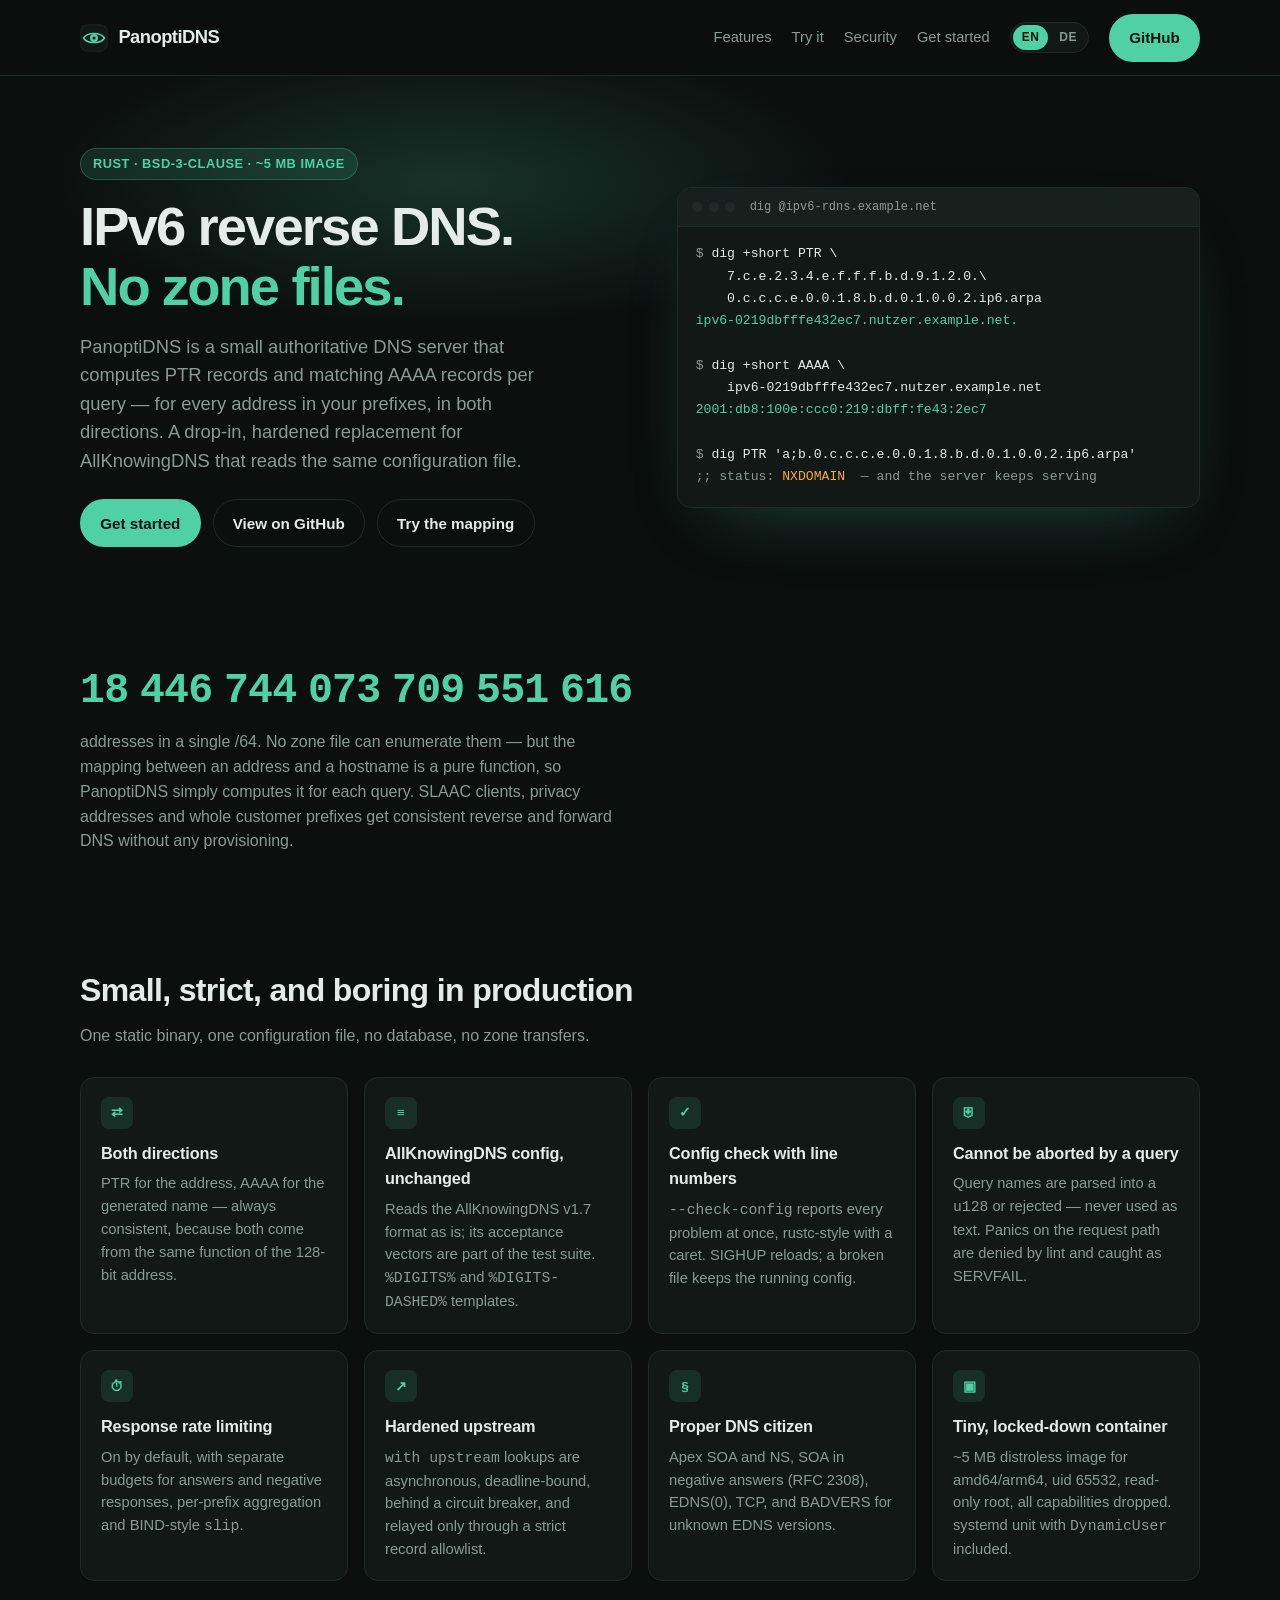
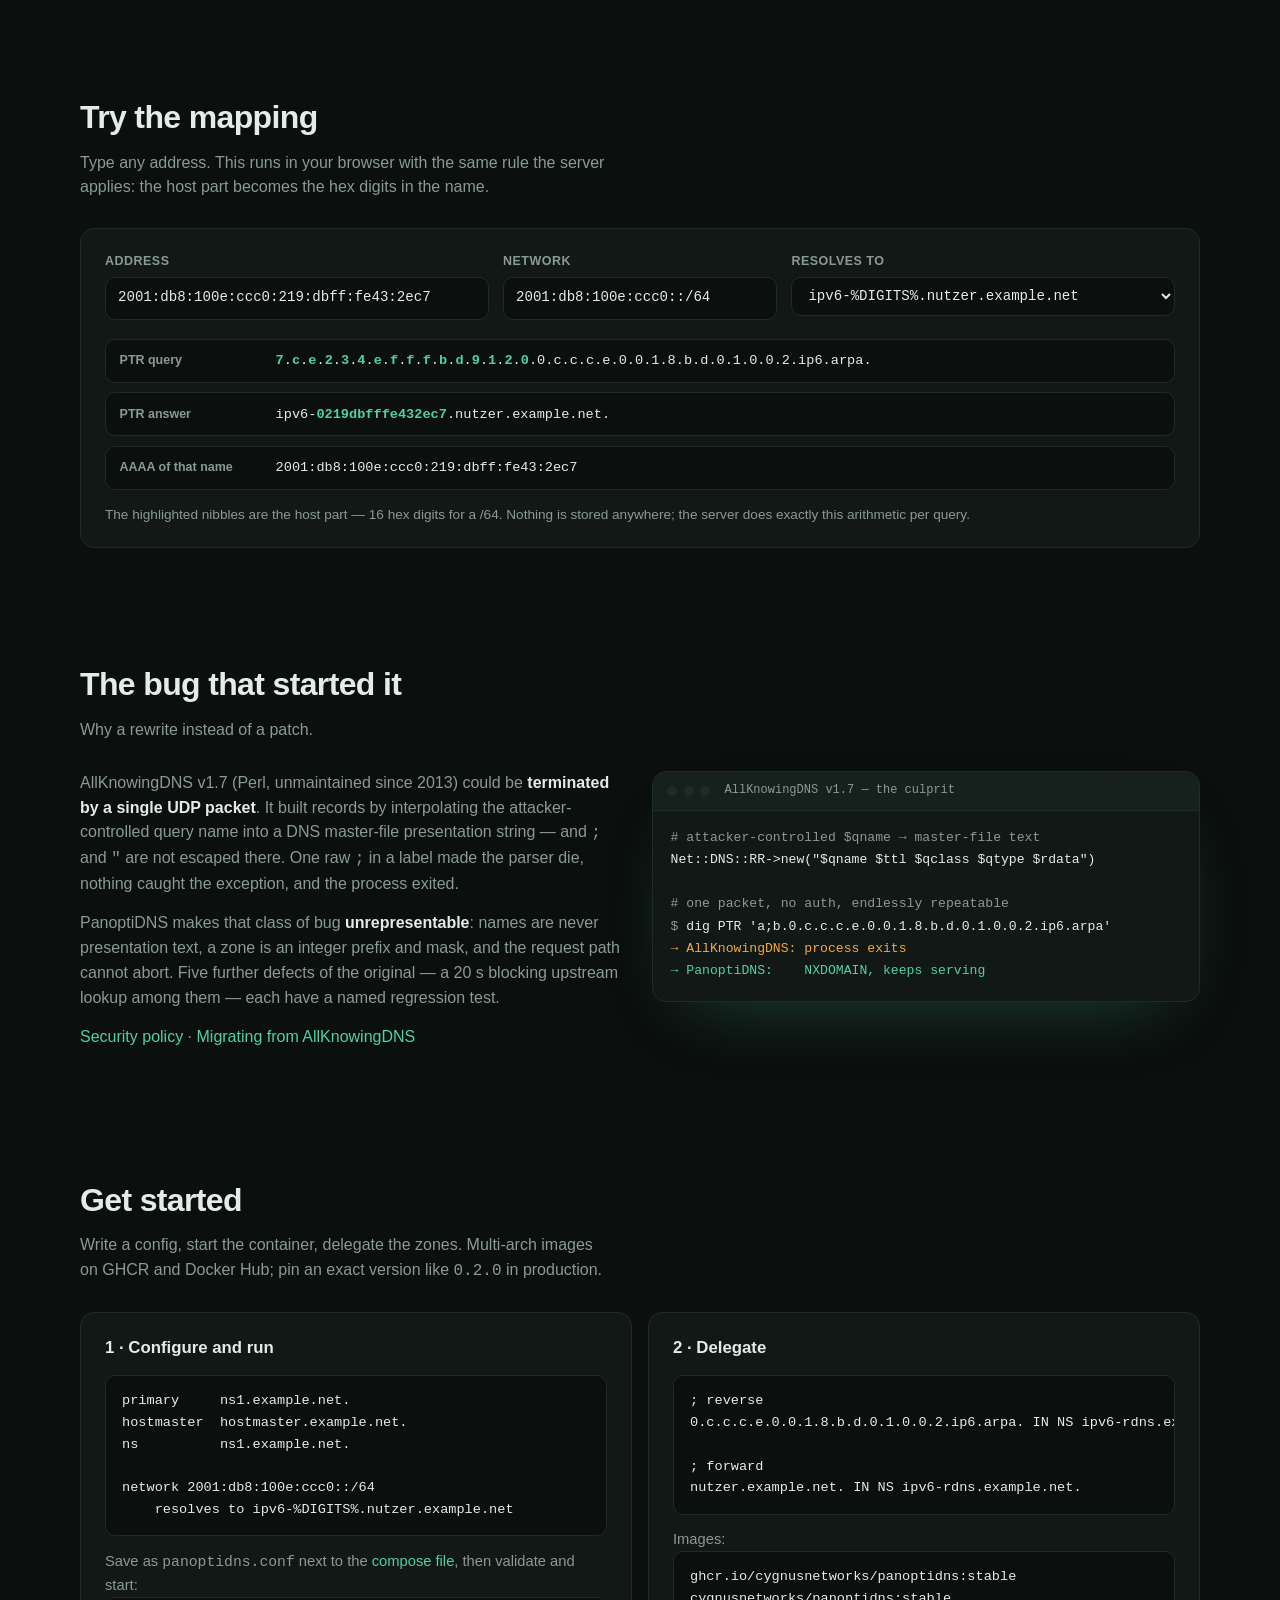
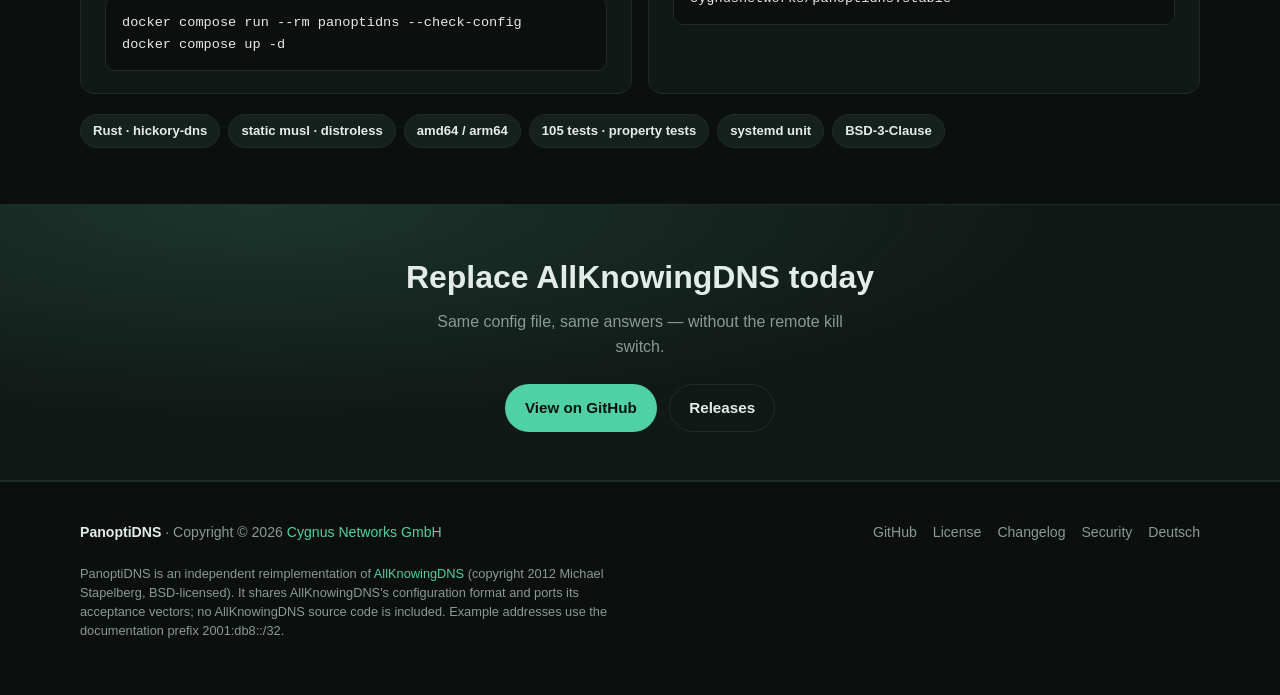
<file: site/index.html>
<!doctype html>
<html lang="en">
  <head>
    <meta charset="utf-8" />
    <meta name="viewport" content="width=device-width, initial-scale=1" />
    <meta
      name="description"
      content="PanoptiDNS — a tiny authoritative DNS server that synthesizes IPv6 reverse (PTR) and matching forward (AAAA) records on the fly. No zone file for a /64. Rust, BSD-3-Clause, drop-in for AllKnowingDNS."
    />
    <meta name="theme-color" content="#0b0f0e" />
    <link rel="canonical" href="https://cygnusnetworks.github.io/PanoptiDNS/" />
    <link rel="alternate" hreflang="en" href="https://cygnusnetworks.github.io/PanoptiDNS/" />
    <link rel="alternate" hreflang="de" href="https://cygnusnetworks.github.io/PanoptiDNS/de/" />
    <link rel="alternate" hreflang="x-default" href="https://cygnusnetworks.github.io/PanoptiDNS/" />
    <meta property="og:type" content="website" />
    <meta property="og:site_name" content="PanoptiDNS" />
    <meta property="og:title" content="PanoptiDNS — IPv6 reverse DNS without zone files" />
    <meta
      property="og:description"
      content="Synthesizes PTR and AAAA records for whole IPv6 networks per query. Hardened Rust drop-in for AllKnowingDNS, ~5 MB distroless image."
    />
    <meta property="og:url" content="https://cygnusnetworks.github.io/PanoptiDNS/" />
    <script type="application/ld+json">
      {
        "@context": "https://schema.org",
        "@type": "SoftwareApplication",
        "name": "PanoptiDNS",
        "applicationCategory": "DeveloperApplication",
        "applicationSubCategory": "Authoritative DNS server",
        "operatingSystem": "Linux (Docker, systemd)",
        "license": "https://opensource.org/licenses/BSD-3-Clause",
        "url": "https://cygnusnetworks.github.io/PanoptiDNS/",
        "downloadUrl": "https://github.com/CygnusNetworks/PanoptiDNS",
        "softwareVersion": "0.2.0",
        "offers": { "@type": "Offer", "price": "0", "priceCurrency": "EUR" },
        "author": { "@type": "Organization", "name": "Cygnus Networks GmbH", "url": "https://www.cygnusnetworks.de/" }
      }
    </script>
    <link rel="icon" type="image/svg+xml" href="./assets/favicon.svg" />
    <link rel="stylesheet" href="./styles.css" />
    <title>PanoptiDNS — IPv6 reverse DNS without zone files</title>
  </head>
  <body>
    <header class="nav">
      <div class="wrap nav-inner">
        <a class="brand" href="./">
          <img src="./assets/logo.svg" alt="" width="28" height="28" />
          PanoptiDNS
        </a>
        <ul class="nav-links">
          <li><a href="#features">Features</a></li>
          <li><a href="#try">Try it</a></li>
          <li class="nav-anchor"><a href="#security">Security</a></li>
          <li><a href="#start">Get started</a></li>
          <li class="nav-keep">
            <span class="lang" aria-label="Language">
              <span aria-current="true">EN</span><a href="./de/" hreflang="de" lang="de">DE</a>
            </span>
          </li>
          <li class="nav-keep"><a class="btn btn-primary" href="https://github.com/CygnusNetworks/PanoptiDNS">GitHub</a></li>
        </ul>
      </div>
    </header>

    <main>
      <section class="hero">
        <div class="wrap hero-grid">
          <div>
            <div class="eyebrow">Rust · BSD-3-Clause · ~5&nbsp;MB image</div>
            <h1>IPv6 reverse DNS. <em>No zone files.</em></h1>
            <p class="lede">
              PanoptiDNS is a small authoritative DNS server that computes PTR records and
              matching AAAA records per query — for every address in your prefixes, in both
              directions. A drop-in, hardened replacement for AllKnowingDNS that reads the
              same configuration file.
            </p>
            <div class="btn-row">
              <a class="btn btn-primary" href="#start">Get started</a>
              <a class="btn btn-ghost" href="https://github.com/CygnusNetworks/PanoptiDNS">View on GitHub</a>
              <a class="btn btn-ghost" href="#try">Try the mapping</a>
            </div>
          </div>
          <div class="term" role="img" aria-label="Terminal: dig queries for a PTR and the matching AAAA record, both answered by PanoptiDNS">
            <div class="term-bar" aria-hidden="true">
              <span class="term-dot"></span><span class="term-dot"></span><span class="term-dot"></span>
              <span class="term-title">dig @ipv6-rdns.example.net</span>
            </div>
<pre aria-hidden="true"><span class="c-prompt">$ </span><span class="c-cmd">dig +short PTR \
    7.c.e.2.3.4.e.f.f.f.b.d.9.1.2.0.\
    0.c.c.c.e.0.0.1.8.b.d.0.1.0.0.2.ip6.arpa</span>
<span class="c-out">ipv6-0219dbfffe432ec7.nutzer.example.net.</span>

<span class="c-prompt">$ </span><span class="c-cmd">dig +short AAAA \
    ipv6-0219dbfffe432ec7.nutzer.example.net</span>
<span class="c-out">2001:db8:100e:ccc0:219:dbff:fe43:2ec7</span>

<span class="c-prompt">$ </span><span class="c-cmd">dig PTR 'a;b.0.c.c.c.e.0.0.1.8.b.d.0.1.0.0.2.ip6.arpa'</span>
<span class="c-dim">;; status: </span><span class="c-err">NXDOMAIN</span><span class="c-dim">  — and the server keeps serving</span></pre>
          </div>
        </div>
      </section>

      <section>
        <div class="wrap">
          <p class="bignum">18&#8239;446&#8239;744&#8239;073&#8239;709&#8239;551&#8239;616</p>
          <p class="bignum-cap">
            addresses in a single /64. No zone file can enumerate them — but the mapping
            between an address and a hostname is a pure function, so PanoptiDNS simply
            computes it for each query. SLAAC clients, privacy addresses and whole customer
            prefixes get consistent reverse and forward DNS without any provisioning.
          </p>
        </div>
      </section>

      <section id="features">
        <div class="wrap">
          <div class="section-head">
            <h2>Small, strict, and boring in production</h2>
            <p>One static binary, one configuration file, no database, no zone transfers.</p>
          </div>
          <div class="feature-grid">
            <article class="feature">
              <div class="icon">⇄</div>
              <h3>Both directions</h3>
              <p>
                PTR for the address, AAAA for the generated name — always consistent,
                because both come from the same function of the 128-bit address.
              </p>
            </article>
            <article class="feature">
              <div class="icon">≡</div>
              <h3>AllKnowingDNS config, unchanged</h3>
              <p>
                Reads the AllKnowingDNS v1.7 format as is; its acceptance vectors are part of
                the test suite. <code>%DIGITS%</code> and <code>%DIGITS-DASHED%</code> templates.
              </p>
            </article>
            <article class="feature">
              <div class="icon">✓</div>
              <h3>Config check with line numbers</h3>
              <p>
                <code>--check-config</code> reports every problem at once, rustc-style with a
                caret. SIGHUP reloads; a broken file keeps the running config.
              </p>
            </article>
            <article class="feature">
              <div class="icon">⛨</div>
              <h3>Cannot be aborted by a query</h3>
              <p>
                Query names are parsed into a <code>u128</code> or rejected — never used as
                text. Panics on the request path are denied by lint and caught as SERVFAIL.
              </p>
            </article>
            <article class="feature">
              <div class="icon">⏱</div>
              <h3>Response rate limiting</h3>
              <p>
                On by default, with separate budgets for answers and negative responses,
                per-prefix aggregation and BIND-style <code>slip</code>.
              </p>
            </article>
            <article class="feature">
              <div class="icon">↗</div>
              <h3>Hardened upstream</h3>
              <p>
                <code>with upstream</code> lookups are asynchronous, deadline-bound, behind a
                circuit breaker, and relayed only through a strict record allowlist.
              </p>
            </article>
            <article class="feature">
              <div class="icon">§</div>
              <h3>Proper DNS citizen</h3>
              <p>
                Apex SOA and NS, SOA in negative answers (RFC&nbsp;2308), EDNS(0), TCP, and
                BADVERS for unknown EDNS versions.
              </p>
            </article>
            <article class="feature">
              <div class="icon">▣</div>
              <h3>Tiny, locked-down container</h3>
              <p>
                ~5&nbsp;MB distroless image for amd64/arm64, uid 65532, read-only root, all
                capabilities dropped. systemd unit with <code>DynamicUser</code> included.
              </p>
            </article>
          </div>
        </div>
      </section>

      <section id="try">
        <div class="wrap">
          <div class="section-head">
            <h2>Try the mapping</h2>
            <p>
              Type any address. This runs in your browser with the same rule the server
              applies: the host part becomes the hex digits in the name.
            </p>
          </div>
          <div
            class="mapper"
            id="mapper"
            data-msg-invalid="Not a valid IPv6 address."
            data-msg-prefix="Network must be an IPv6 prefix with a nibble-aligned length (/4 … /124)."
            data-msg-outside="NXDOMAIN — the address is outside the configured network."
            data-msg-dashed="%DIGITS-DASHED% needs a prefix length that is a multiple of 16."
          >
            <div class="mapper-form">
              <div>
                <label for="m-addr">Address</label>
                <input id="m-addr" name="addr" value="2001:db8:100e:ccc0:219:dbff:fe43:2ec7" spellcheck="false" autocomplete="off" />
              </div>
              <div>
                <label for="m-net">network</label>
                <input id="m-net" name="net" value="2001:db8:100e:ccc0::/64" spellcheck="false" autocomplete="off" />
              </div>
              <div>
                <label for="m-tpl">resolves to</label>
                <select id="m-tpl" name="tpl">
                  <option>ipv6-%DIGITS%.nutzer.example.net</option>
                  <option>host-%DIGITS-DASHED%.ipv6.example.net</option>
                  <option>%DIGITS%.dyn.example.org</option>
                </select>
              </div>
            </div>
            <div class="mapper-out" aria-live="polite">
              <div class="mapper-row"><span class="k">PTR query</span><span class="v" data-out="ptr"></span></div>
              <div class="mapper-row"><span class="k">PTR answer</span><span class="v" data-out="name"></span></div>
              <div class="mapper-row"><span class="k">AAAA of that name</span><span class="v" data-out="aaaa"></span></div>
            </div>
            <p class="mapper-note">
              The highlighted nibbles are the host part — 16 hex digits for a /64. Nothing is
              stored anywhere; the server does exactly this arithmetic per query.
            </p>
          </div>
        </div>
      </section>

      <section id="security">
        <div class="wrap">
          <div class="section-head">
            <h2>The bug that started it</h2>
            <p>Why a rewrite instead of a patch.</p>
          </div>
          <div class="story">
            <div>
              <p>
                AllKnowingDNS v1.7 (Perl, unmaintained since 2013) could be
                <strong>terminated by a single UDP packet</strong>. It built records by
                interpolating the attacker-controlled query name into a DNS master-file
                presentation string — and <code>;</code> and <code>"</code> are not escaped
                there. One raw <code>;</code> in a label made the parser die, nothing caught
                the exception, and the process exited.
              </p>
              <p>
                PanoptiDNS makes that class of bug <strong>unrepresentable</strong>: names are
                never presentation text, a zone is an integer prefix and mask, and the request
                path cannot abort. Five further defects of the original — a 20&nbsp;s blocking
                upstream lookup among them — each have a named regression test.
              </p>
              <p>
                <a href="https://github.com/CygnusNetworks/PanoptiDNS/blob/main/SECURITY.md">Security policy</a> ·
                <a href="https://github.com/CygnusNetworks/PanoptiDNS/blob/main/docs/MIGRATION-from-AllKnowingDNS.md">Migrating from AllKnowingDNS</a>
              </p>
            </div>
            <div class="term">
              <div class="term-bar" aria-hidden="true">
                <span class="term-dot"></span><span class="term-dot"></span><span class="term-dot"></span>
                <span class="term-title">AllKnowingDNS v1.7 — the culprit</span>
              </div>
<pre><span class="c-dim"># attacker-controlled $qname → master-file text</span>
Net::DNS::RR-&gt;new("$qname $ttl $qclass $qtype $rdata")

<span class="c-dim"># one packet, no auth, endlessly repeatable</span>
<span class="c-prompt">$ </span>dig PTR 'a;b.0.c.c.c.e.0.0.1.8.b.d.0.1.0.0.2.ip6.arpa'
<span class="c-err">→ AllKnowingDNS: process exits</span>
<span class="c-out">→ PanoptiDNS:    NXDOMAIN, keeps serving</span></pre>
            </div>
          </div>
        </div>
      </section>

      <section id="start">
        <div class="wrap">
          <div class="section-head">
            <h2>Get started</h2>
            <p>
              Write a config, start the container, delegate the zones. Multi-arch images on
              GHCR and Docker Hub; pin an exact version like <code>0.2.0</code> in production.
            </p>
          </div>
          <div class="split">
            <div class="quickstart">
              <h3>1 · Configure and run</h3>
              <pre><code>primary     ns1.example.net.
hostmaster  hostmaster.example.net.
ns          ns1.example.net.

network 2001:db8:100e:ccc0::/64
    resolves to ipv6-%DIGITS%.nutzer.example.net</code></pre>
              <p>Save as <code>panoptidns.conf</code> next to the <a href="https://github.com/CygnusNetworks/PanoptiDNS/blob/main/docker-compose.yml">compose file</a>, then validate and start:</p>
              <pre><code>docker compose run --rm panoptidns --check-config
docker compose up -d</code></pre>
            </div>
            <div class="quickstart">
              <h3>2 · Delegate</h3>
              <pre><code>; reverse
0.c.c.c.e.0.0.1.8.b.d.0.1.0.0.2.ip6.arpa. IN NS ipv6-rdns.example.net.

; forward
nutzer.example.net. IN NS ipv6-rdns.example.net.</code></pre>
              <p>Images:</p>
              <pre><code>ghcr.io/cygnusnetworks/panoptidns:stable
cygnusnetworks/panoptidns:stable</code></pre>
            </div>
          </div>
          <div class="chips" aria-label="Tech stack">
            <span class="chip">Rust · hickory-dns</span>
            <span class="chip">static musl · distroless</span>
            <span class="chip">amd64 / arm64</span>
            <span class="chip">105 tests · property tests</span>
            <span class="chip">systemd unit</span>
            <span class="chip">BSD-3-Clause</span>
          </div>
        </div>
      </section>

      <section class="cta">
        <div class="wrap">
          <h2>Replace AllKnowingDNS today</h2>
          <p>Same config file, same answers — without the remote kill switch.</p>
          <div class="btn-row">
            <a class="btn btn-primary" href="https://github.com/CygnusNetworks/PanoptiDNS">View on GitHub</a>
            <a class="btn btn-ghost" href="https://github.com/CygnusNetworks/PanoptiDNS/releases">Releases</a>
          </div>
        </div>
      </section>
    </main>

    <footer>
      <div class="wrap">
        <div class="footer-grid">
          <div>
            <strong>PanoptiDNS</strong> · Copyright © 2026
            <a href="https://www.cygnusnetworks.de/">Cygnus Networks GmbH</a>
          </div>
          <div class="footer-links">
            <a href="https://github.com/CygnusNetworks/PanoptiDNS">GitHub</a>
            <a href="https://github.com/CygnusNetworks/PanoptiDNS/blob/main/LICENSE">License</a>
            <a href="https://github.com/CygnusNetworks/PanoptiDNS/blob/main/CHANGELOG.md">Changelog</a>
            <a href="https://github.com/CygnusNetworks/PanoptiDNS/blob/main/SECURITY.md">Security</a>
            <a href="./de/" hreflang="de" lang="de">Deutsch</a>
          </div>
        </div>
        <p class="legal">
          PanoptiDNS is an independent reimplementation of
          <a href="https://metacpan.org/dist/AllKnowingDNS">AllKnowingDNS</a> (copyright 2012
          Michael Stapelberg, BSD-licensed). It shares AllKnowingDNS's configuration format
          and ports its acceptance vectors; no AllKnowingDNS source code is included.
          Example addresses use the documentation prefix 2001:db8::/32.
        </p>
      </div>
    </footer>
    <script src="./mapper.js"></script>
  </body>
</html>
</file>
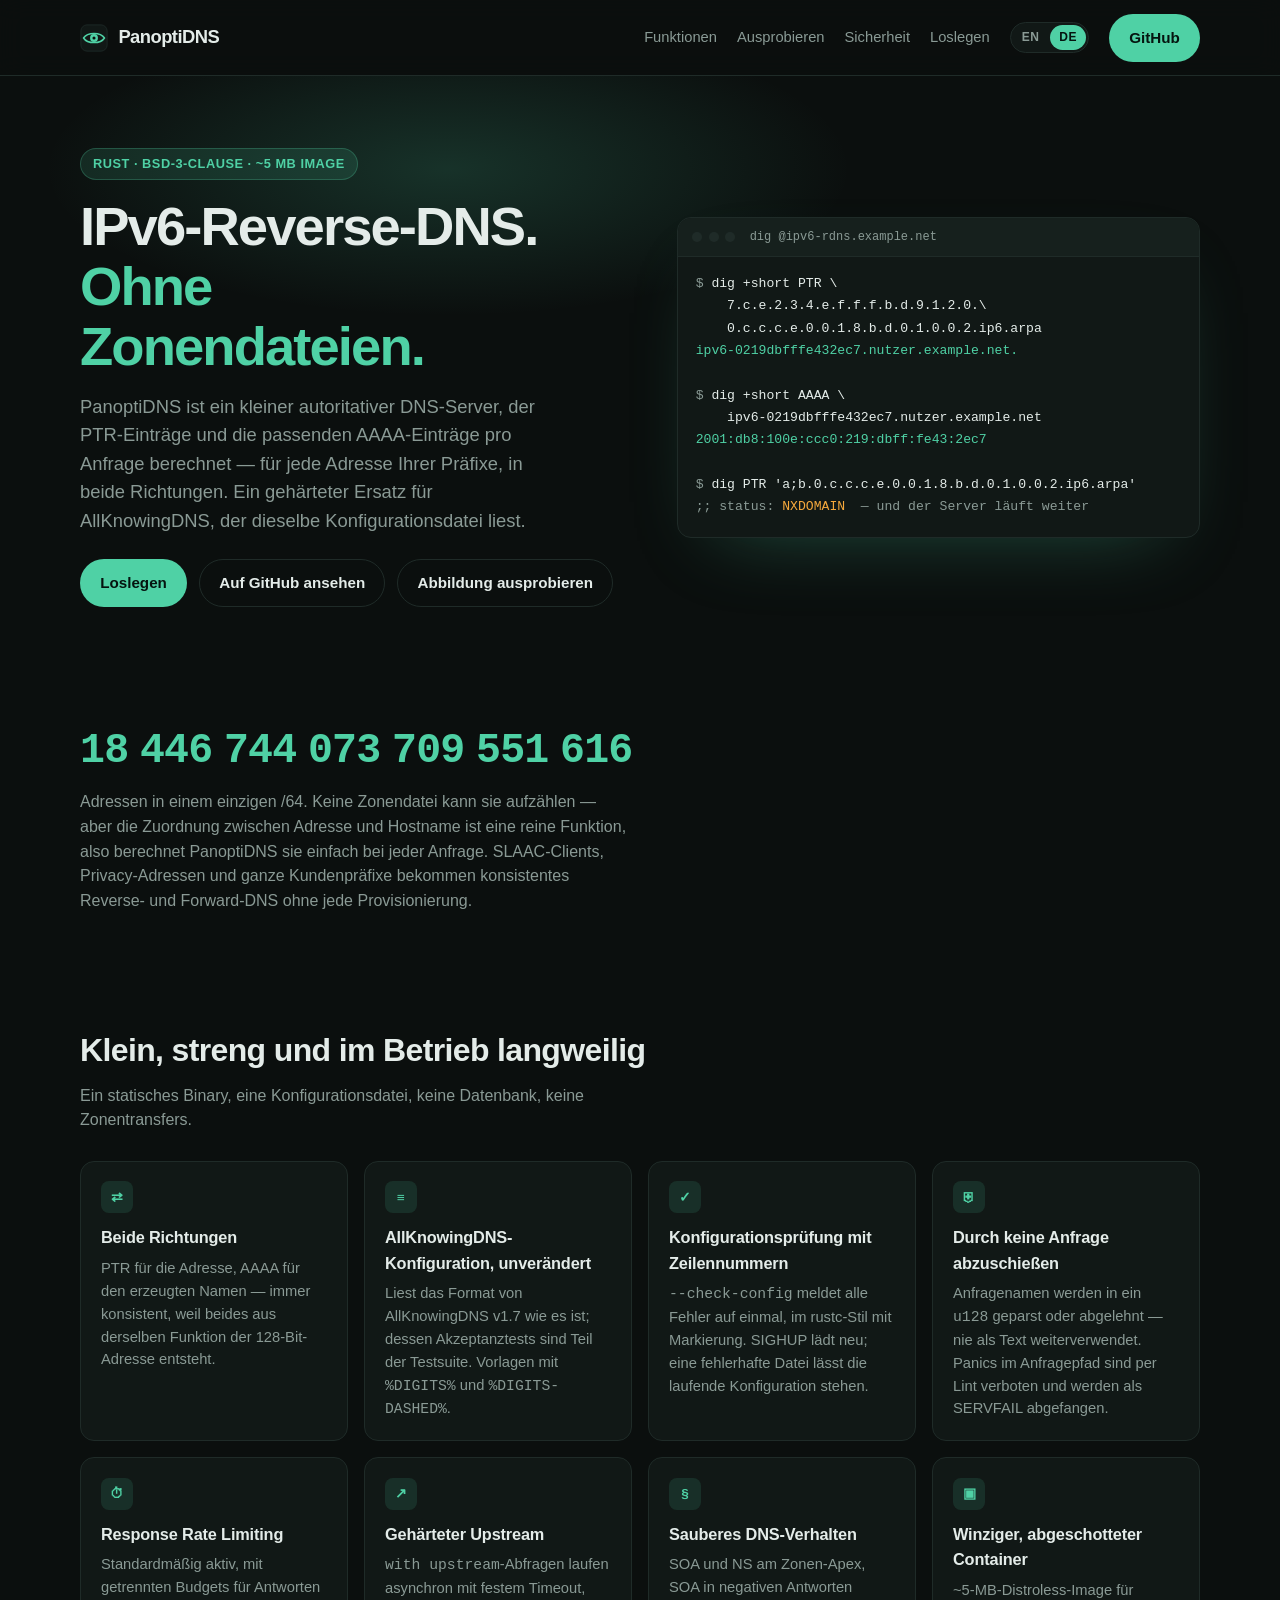
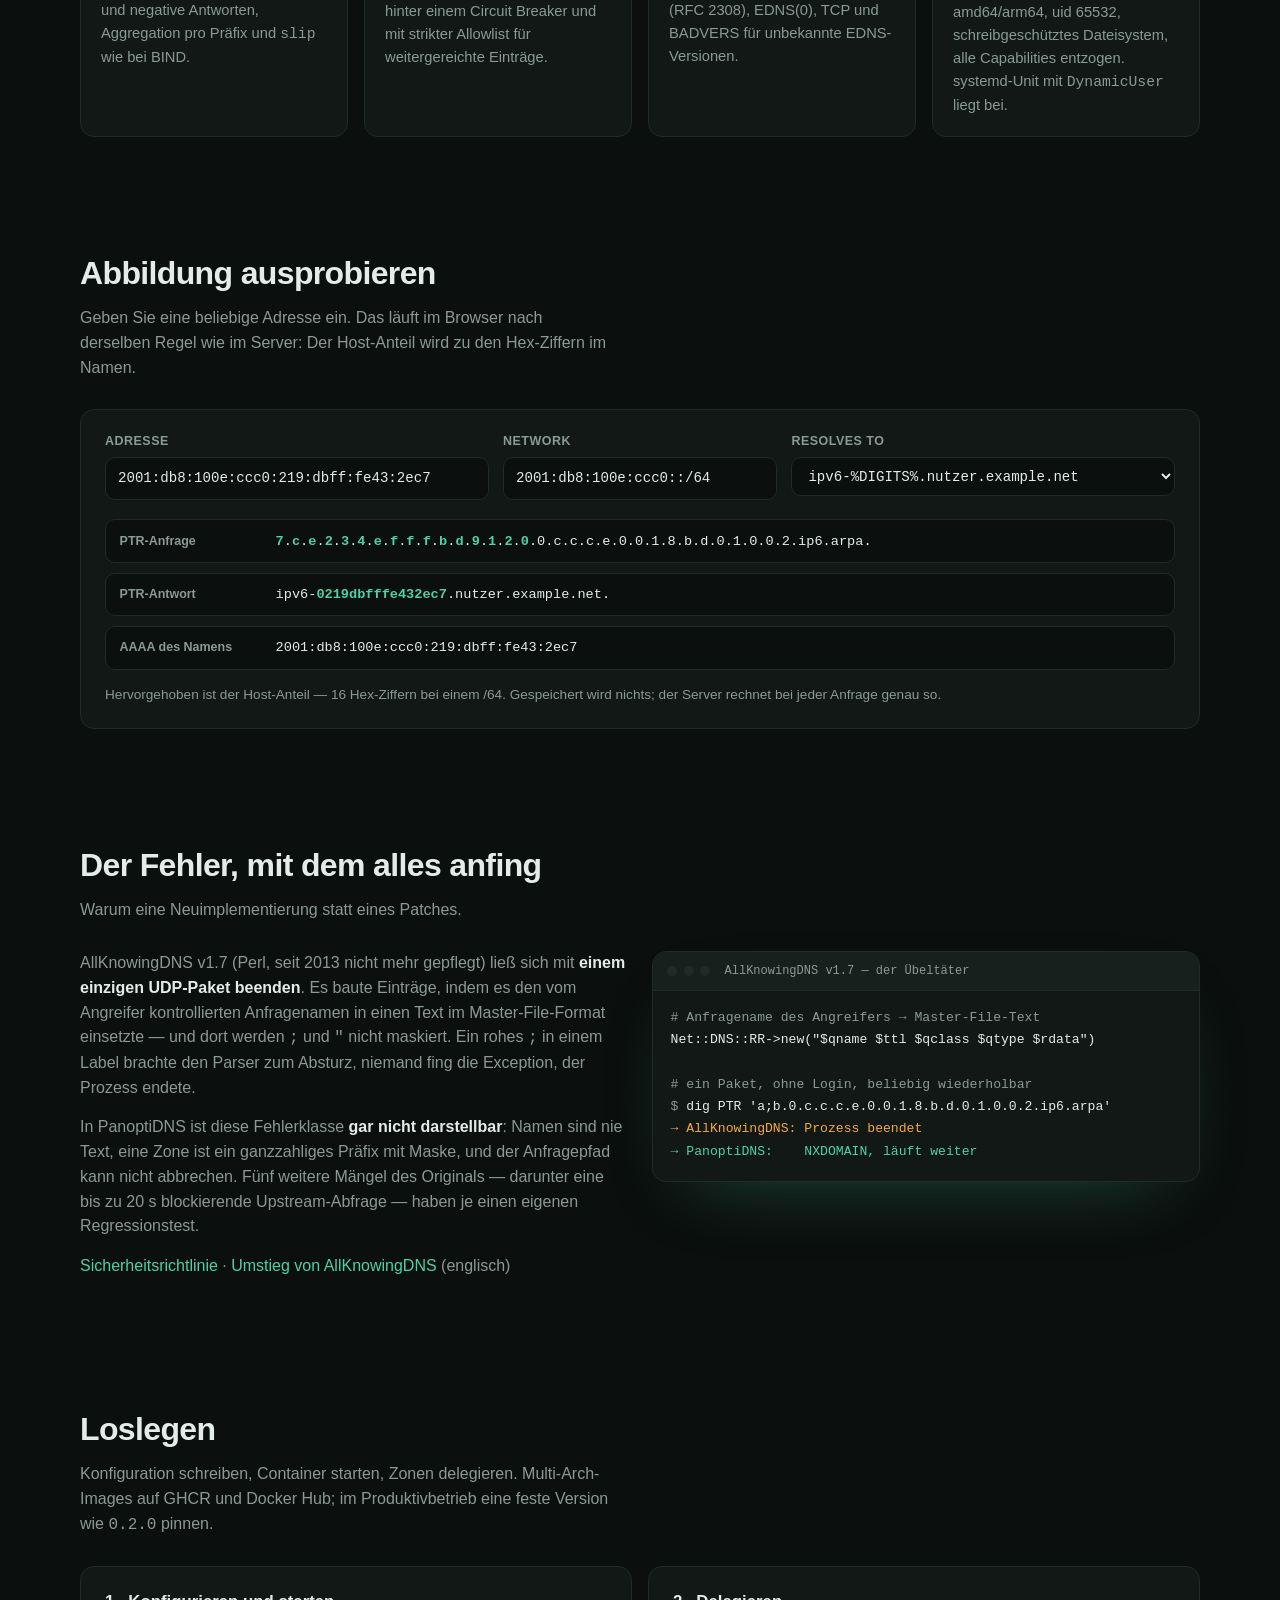
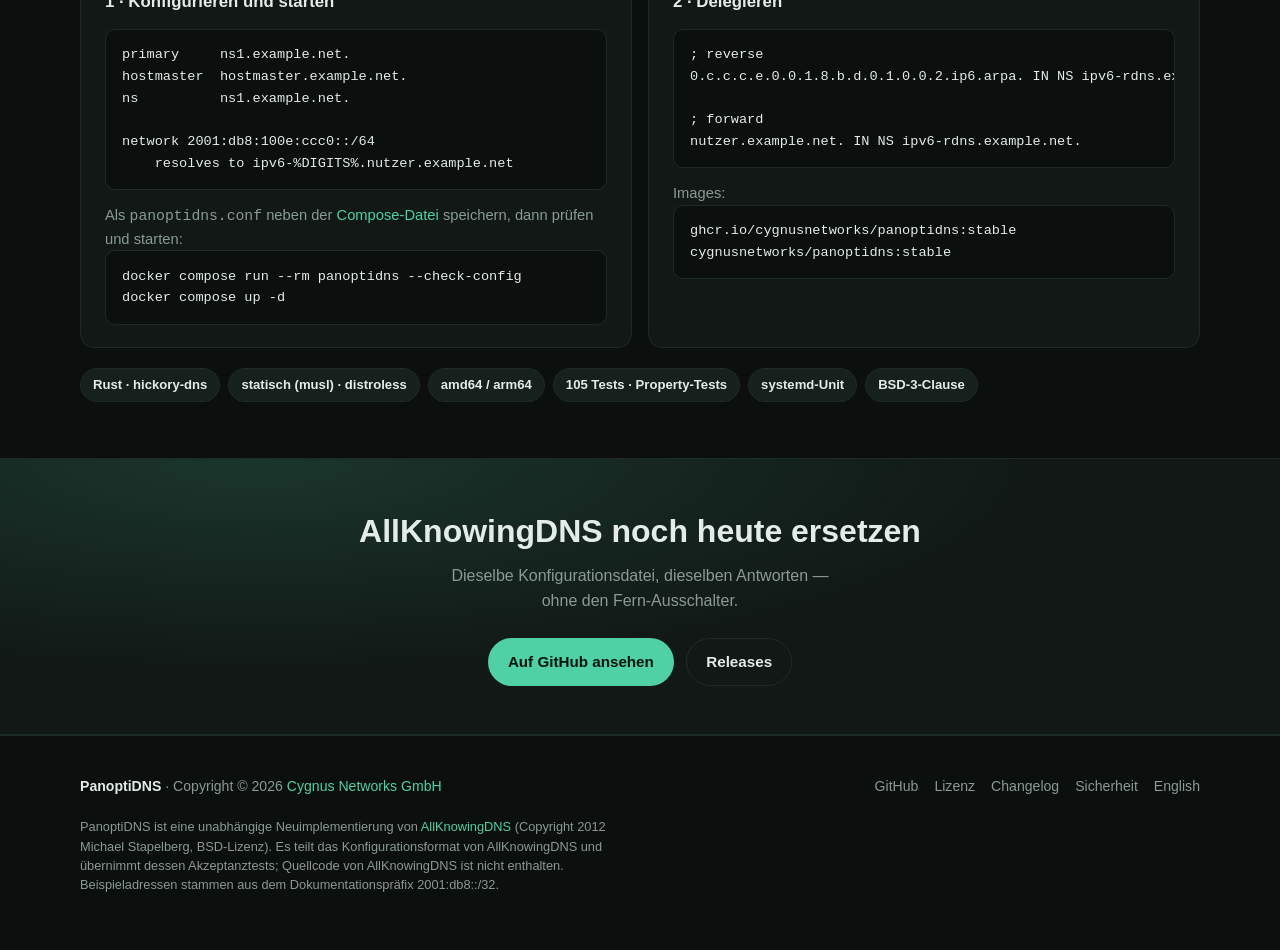
<file: site/de/index.html>
<!doctype html>
<html lang="de">
  <head>
    <meta charset="utf-8" />
    <meta name="viewport" content="width=device-width, initial-scale=1" />
    <meta
      name="description"
      content="PanoptiDNS — kleiner autoritativer DNS-Server, der IPv6-Reverse-Einträge (PTR) und passende Forward-Einträge (AAAA) pro Anfrage berechnet. Keine Zonendatei für ein /64. Rust, BSD-3-Clause, Ersatz für AllKnowingDNS."
    />
    <meta name="theme-color" content="#0b0f0e" />
    <link rel="canonical" href="https://cygnusnetworks.github.io/PanoptiDNS/de/" />
    <link rel="alternate" hreflang="en" href="https://cygnusnetworks.github.io/PanoptiDNS/" />
    <link rel="alternate" hreflang="de" href="https://cygnusnetworks.github.io/PanoptiDNS/de/" />
    <link rel="alternate" hreflang="x-default" href="https://cygnusnetworks.github.io/PanoptiDNS/" />
    <meta property="og:type" content="website" />
    <meta property="og:locale" content="de_DE" />
    <meta property="og:site_name" content="PanoptiDNS" />
    <meta property="og:title" content="PanoptiDNS — IPv6-Reverse-DNS ohne Zonendateien" />
    <meta
      property="og:description"
      content="Berechnet PTR- und AAAA-Einträge für ganze IPv6-Netze pro Anfrage. Gehärteter Rust-Ersatz für AllKnowingDNS, ~5-MB-Distroless-Image."
    />
    <meta property="og:url" content="https://cygnusnetworks.github.io/PanoptiDNS/de/" />
    <link rel="icon" type="image/svg+xml" href="../assets/favicon.svg" />
    <link rel="stylesheet" href="../styles.css" />
    <title>PanoptiDNS — IPv6-Reverse-DNS ohne Zonendateien</title>
  </head>
  <body>
    <header class="nav">
      <div class="wrap nav-inner">
        <a class="brand" href="./">
          <img src="../assets/logo.svg" alt="" width="28" height="28" />
          PanoptiDNS
        </a>
        <ul class="nav-links">
          <li><a href="#features">Funktionen</a></li>
          <li><a href="#try">Ausprobieren</a></li>
          <li class="nav-anchor"><a href="#security">Sicherheit</a></li>
          <li><a href="#start">Loslegen</a></li>
          <li class="nav-keep">
            <span class="lang" aria-label="Sprache">
              <a href="../" hreflang="en" lang="en">EN</a><span aria-current="true">DE</span>
            </span>
          </li>
          <li class="nav-keep"><a class="btn btn-primary" href="https://github.com/CygnusNetworks/PanoptiDNS">GitHub</a></li>
        </ul>
      </div>
    </header>

    <main>
      <section class="hero">
        <div class="wrap hero-grid">
          <div>
            <div class="eyebrow">Rust · BSD-3-Clause · ~5&nbsp;MB Image</div>
            <h1>IPv6-Reverse-DNS. <em>Ohne Zonendateien.</em></h1>
            <p class="lede">
              PanoptiDNS ist ein kleiner autoritativer DNS-Server, der PTR-Einträge und die
              passenden AAAA-Einträge pro Anfrage berechnet — für jede Adresse Ihrer Präfixe,
              in beide Richtungen. Ein gehärteter Ersatz für AllKnowingDNS, der dieselbe
              Konfigurationsdatei liest.
            </p>
            <div class="btn-row">
              <a class="btn btn-primary" href="#start">Loslegen</a>
              <a class="btn btn-ghost" href="https://github.com/CygnusNetworks/PanoptiDNS">Auf GitHub ansehen</a>
              <a class="btn btn-ghost" href="#try">Abbildung ausprobieren</a>
            </div>
          </div>
          <div class="term" role="img" aria-label="Terminal: dig-Abfragen nach einem PTR- und dem passenden AAAA-Eintrag, beide von PanoptiDNS beantwortet">
            <div class="term-bar" aria-hidden="true">
              <span class="term-dot"></span><span class="term-dot"></span><span class="term-dot"></span>
              <span class="term-title">dig @ipv6-rdns.example.net</span>
            </div>
<pre aria-hidden="true"><span class="c-prompt">$ </span><span class="c-cmd">dig +short PTR \
    7.c.e.2.3.4.e.f.f.f.b.d.9.1.2.0.\
    0.c.c.c.e.0.0.1.8.b.d.0.1.0.0.2.ip6.arpa</span>
<span class="c-out">ipv6-0219dbfffe432ec7.nutzer.example.net.</span>

<span class="c-prompt">$ </span><span class="c-cmd">dig +short AAAA \
    ipv6-0219dbfffe432ec7.nutzer.example.net</span>
<span class="c-out">2001:db8:100e:ccc0:219:dbff:fe43:2ec7</span>

<span class="c-prompt">$ </span><span class="c-cmd">dig PTR 'a;b.0.c.c.c.e.0.0.1.8.b.d.0.1.0.0.2.ip6.arpa'</span>
<span class="c-dim">;; status: </span><span class="c-err">NXDOMAIN</span><span class="c-dim">  — und der Server läuft weiter</span></pre>
          </div>
        </div>
      </section>

      <section>
        <div class="wrap">
          <p class="bignum">18&#8239;446&#8239;744&#8239;073&#8239;709&#8239;551&#8239;616</p>
          <p class="bignum-cap">
            Adressen in einem einzigen /64. Keine Zonendatei kann sie aufzählen — aber die
            Zuordnung zwischen Adresse und Hostname ist eine reine Funktion, also berechnet
            PanoptiDNS sie einfach bei jeder Anfrage. SLAAC-Clients, Privacy-Adressen und
            ganze Kundenpräfixe bekommen konsistentes Reverse- und Forward-DNS ohne
            jede Provisionierung.
          </p>
        </div>
      </section>

      <section id="features">
        <div class="wrap">
          <div class="section-head">
            <h2>Klein, streng und im Betrieb langweilig</h2>
            <p>Ein statisches Binary, eine Konfigurationsdatei, keine Datenbank, keine Zonentransfers.</p>
          </div>
          <div class="feature-grid">
            <article class="feature">
              <div class="icon">⇄</div>
              <h3>Beide Richtungen</h3>
              <p>
                PTR für die Adresse, AAAA für den erzeugten Namen — immer konsistent, weil
                beides aus derselben Funktion der 128-Bit-Adresse entsteht.
              </p>
            </article>
            <article class="feature">
              <div class="icon">≡</div>
              <h3>AllKnowingDNS-Konfiguration, unverändert</h3>
              <p>
                Liest das Format von AllKnowingDNS v1.7 wie es ist; dessen Akzeptanztests sind
                Teil der Testsuite. Vorlagen mit <code>%DIGITS%</code> und <code>%DIGITS-DASHED%</code>.
              </p>
            </article>
            <article class="feature">
              <div class="icon">✓</div>
              <h3>Konfigurationsprüfung mit Zeilennummern</h3>
              <p>
                <code>--check-config</code> meldet alle Fehler auf einmal, im rustc-Stil mit
                Markierung. SIGHUP lädt neu; eine fehlerhafte Datei lässt die laufende
                Konfiguration stehen.
              </p>
            </article>
            <article class="feature">
              <div class="icon">⛨</div>
              <h3>Durch keine Anfrage abzuschießen</h3>
              <p>
                Anfragenamen werden in ein <code>u128</code> geparst oder abgelehnt — nie als
                Text weiterverwendet. Panics im Anfragepfad sind per Lint verboten und
                werden als SERVFAIL abgefangen.
              </p>
            </article>
            <article class="feature">
              <div class="icon">⏱</div>
              <h3>Response Rate Limiting</h3>
              <p>
                Standardmäßig aktiv, mit getrennten Budgets für Antworten und negative
                Antworten, Aggregation pro Präfix und <code>slip</code> wie bei BIND.
              </p>
            </article>
            <article class="feature">
              <div class="icon">↗</div>
              <h3>Gehärteter Upstream</h3>
              <p>
                <code>with upstream</code>-Abfragen laufen asynchron mit festem Timeout, hinter
                einem Circuit Breaker und mit strikter Allowlist für weitergereichte Einträge.
              </p>
            </article>
            <article class="feature">
              <div class="icon">§</div>
              <h3>Sauberes DNS-Verhalten</h3>
              <p>
                SOA und NS am Zonen-Apex, SOA in negativen Antworten (RFC&nbsp;2308), EDNS(0),
                TCP und BADVERS für unbekannte EDNS-Versionen.
              </p>
            </article>
            <article class="feature">
              <div class="icon">▣</div>
              <h3>Winziger, abgeschotteter Container</h3>
              <p>
                ~5-MB-Distroless-Image für amd64/arm64, uid 65532, schreibgeschütztes
                Dateisystem, alle Capabilities entzogen. systemd-Unit mit
                <code>DynamicUser</code> liegt bei.
              </p>
            </article>
          </div>
        </div>
      </section>

      <section id="try">
        <div class="wrap">
          <div class="section-head">
            <h2>Abbildung ausprobieren</h2>
            <p>
              Geben Sie eine beliebige Adresse ein. Das läuft im Browser nach derselben Regel
              wie im Server: Der Host-Anteil wird zu den Hex-Ziffern im Namen.
            </p>
          </div>
          <div
            class="mapper"
            id="mapper"
            data-msg-invalid="Keine gültige IPv6-Adresse."
            data-msg-prefix="Das Netz muss ein IPv6-Präfix mit Nibble-Grenze sein (/4 … /124)."
            data-msg-outside="NXDOMAIN — die Adresse liegt außerhalb des konfigurierten Netzes."
            data-msg-dashed="%DIGITS-DASHED% braucht eine Präfixlänge, die ein Vielfaches von 16 ist."
          >
            <div class="mapper-form">
              <div>
                <label for="m-addr">Adresse</label>
                <input id="m-addr" name="addr" value="2001:db8:100e:ccc0:219:dbff:fe43:2ec7" spellcheck="false" autocomplete="off" />
              </div>
              <div>
                <label for="m-net">network</label>
                <input id="m-net" name="net" value="2001:db8:100e:ccc0::/64" spellcheck="false" autocomplete="off" />
              </div>
              <div>
                <label for="m-tpl">resolves to</label>
                <select id="m-tpl" name="tpl">
                  <option>ipv6-%DIGITS%.nutzer.example.net</option>
                  <option>host-%DIGITS-DASHED%.ipv6.example.net</option>
                  <option>%DIGITS%.dyn.example.org</option>
                </select>
              </div>
            </div>
            <div class="mapper-out" aria-live="polite">
              <div class="mapper-row"><span class="k">PTR-Anfrage</span><span class="v" data-out="ptr"></span></div>
              <div class="mapper-row"><span class="k">PTR-Antwort</span><span class="v" data-out="name"></span></div>
              <div class="mapper-row"><span class="k">AAAA des Namens</span><span class="v" data-out="aaaa"></span></div>
            </div>
            <p class="mapper-note">
              Hervorgehoben ist der Host-Anteil — 16 Hex-Ziffern bei einem /64. Gespeichert wird
              nichts; der Server rechnet bei jeder Anfrage genau so.
            </p>
          </div>
        </div>
      </section>

      <section id="security">
        <div class="wrap">
          <div class="section-head">
            <h2>Der Fehler, mit dem alles anfing</h2>
            <p>Warum eine Neuimplementierung statt eines Patches.</p>
          </div>
          <div class="story">
            <div>
              <p>
                AllKnowingDNS v1.7 (Perl, seit 2013 nicht mehr gepflegt) ließ sich mit
                <strong>einem einzigen UDP-Paket beenden</strong>. Es baute Einträge, indem es
                den vom Angreifer kontrollierten Anfragenamen in einen Text im
                Master-File-Format einsetzte — und dort werden <code>;</code> und
                <code>"</code> nicht maskiert. Ein rohes <code>;</code> in einem Label brachte
                den Parser zum Absturz, niemand fing die Exception, der Prozess endete.
              </p>
              <p>
                In PanoptiDNS ist diese Fehlerklasse <strong>gar nicht darstellbar</strong>:
                Namen sind nie Text, eine Zone ist ein ganzzahliges Präfix mit Maske, und der
                Anfragepfad kann nicht abbrechen. Fünf weitere Mängel des Originals — darunter
                eine bis zu 20&nbsp;s blockierende Upstream-Abfrage — haben je einen eigenen
                Regressionstest.
              </p>
              <p>
                <a href="https://github.com/CygnusNetworks/PanoptiDNS/blob/main/SECURITY.md">Sicherheitsrichtlinie</a> ·
                <a href="https://github.com/CygnusNetworks/PanoptiDNS/blob/main/docs/MIGRATION-from-AllKnowingDNS.md">Umstieg von AllKnowingDNS</a> (englisch)
              </p>
            </div>
            <div class="term">
              <div class="term-bar" aria-hidden="true">
                <span class="term-dot"></span><span class="term-dot"></span><span class="term-dot"></span>
                <span class="term-title">AllKnowingDNS v1.7 — der Übeltäter</span>
              </div>
<pre><span class="c-dim"># Anfragename des Angreifers → Master-File-Text</span>
Net::DNS::RR-&gt;new("$qname $ttl $qclass $qtype $rdata")

<span class="c-dim"># ein Paket, ohne Login, beliebig wiederholbar</span>
<span class="c-prompt">$ </span>dig PTR 'a;b.0.c.c.c.e.0.0.1.8.b.d.0.1.0.0.2.ip6.arpa'
<span class="c-err">→ AllKnowingDNS: Prozess beendet</span>
<span class="c-out">→ PanoptiDNS:    NXDOMAIN, läuft weiter</span></pre>
            </div>
          </div>
        </div>
      </section>

      <section id="start">
        <div class="wrap">
          <div class="section-head">
            <h2>Loslegen</h2>
            <p>
              Konfiguration schreiben, Container starten, Zonen delegieren. Multi-Arch-Images
              auf GHCR und Docker Hub; im Produktivbetrieb eine feste Version wie
              <code>0.2.0</code> pinnen.
            </p>
          </div>
          <div class="split">
            <div class="quickstart">
              <h3>1 · Konfigurieren und starten</h3>
              <pre><code>primary     ns1.example.net.
hostmaster  hostmaster.example.net.
ns          ns1.example.net.

network 2001:db8:100e:ccc0::/64
    resolves to ipv6-%DIGITS%.nutzer.example.net</code></pre>
              <p>Als <code>panoptidns.conf</code> neben der <a href="https://github.com/CygnusNetworks/PanoptiDNS/blob/main/docker-compose.yml">Compose-Datei</a> speichern, dann prüfen und starten:</p>
              <pre><code>docker compose run --rm panoptidns --check-config
docker compose up -d</code></pre>
            </div>
            <div class="quickstart">
              <h3>2 · Delegieren</h3>
              <pre><code>; reverse
0.c.c.c.e.0.0.1.8.b.d.0.1.0.0.2.ip6.arpa. IN NS ipv6-rdns.example.net.

; forward
nutzer.example.net. IN NS ipv6-rdns.example.net.</code></pre>
              <p>Images:</p>
              <pre><code>ghcr.io/cygnusnetworks/panoptidns:stable
cygnusnetworks/panoptidns:stable</code></pre>
            </div>
          </div>
          <div class="chips" aria-label="Technik">
            <span class="chip">Rust · hickory-dns</span>
            <span class="chip">statisch (musl) · distroless</span>
            <span class="chip">amd64 / arm64</span>
            <span class="chip">105 Tests · Property-Tests</span>
            <span class="chip">systemd-Unit</span>
            <span class="chip">BSD-3-Clause</span>
          </div>
        </div>
      </section>

      <section class="cta">
        <div class="wrap">
          <h2>AllKnowingDNS noch heute ersetzen</h2>
          <p>Dieselbe Konfigurationsdatei, dieselben Antworten — ohne den Fern-Ausschalter.</p>
          <div class="btn-row">
            <a class="btn btn-primary" href="https://github.com/CygnusNetworks/PanoptiDNS">Auf GitHub ansehen</a>
            <a class="btn btn-ghost" href="https://github.com/CygnusNetworks/PanoptiDNS/releases">Releases</a>
          </div>
        </div>
      </section>
    </main>

    <footer>
      <div class="wrap">
        <div class="footer-grid">
          <div>
            <strong>PanoptiDNS</strong> · Copyright © 2026
            <a href="https://www.cygnusnetworks.de/">Cygnus Networks GmbH</a>
          </div>
          <div class="footer-links">
            <a href="https://github.com/CygnusNetworks/PanoptiDNS">GitHub</a>
            <a href="https://github.com/CygnusNetworks/PanoptiDNS/blob/main/LICENSE">Lizenz</a>
            <a href="https://github.com/CygnusNetworks/PanoptiDNS/blob/main/CHANGELOG.md">Changelog</a>
            <a href="https://github.com/CygnusNetworks/PanoptiDNS/blob/main/SECURITY.md">Sicherheit</a>
            <a href="../" hreflang="en" lang="en">English</a>
          </div>
        </div>
        <p class="legal">
          PanoptiDNS ist eine unabhängige Neuimplementierung von
          <a href="https://metacpan.org/dist/AllKnowingDNS">AllKnowingDNS</a> (Copyright 2012
          Michael Stapelberg, BSD-Lizenz). Es teilt das Konfigurationsformat von
          AllKnowingDNS und übernimmt dessen Akzeptanztests; Quellcode von AllKnowingDNS ist
          nicht enthalten. Beispieladressen stammen aus dem Dokumentationspräfix 2001:db8::/32.
        </p>
      </div>
    </footer>
    <script src="../mapper.js"></script>
  </body>
</html>
</file>
<file: site/styles.css>
/* PanoptiDNS landing — dark, self-contained (no external fonts/CDNs) */
:root {
  --bg: #0b0f0e;
  --surface: #111816;
  --surface-subtle: #16201d;
  --ink: #e4ece9;
  --muted: #8a9a95;
  --hairline: #1f2b28;
  --accent: #4fd1a5;
  --accent-hover: #7ee0bf;
  --accent-dim: rgba(79, 209, 165, 0.13);
  --on-accent: #05140f;
  --green: #4fd1a5;
  --amber: #f5a83c;
  --font: -apple-system, BlinkMacSystemFont, "Segoe UI", Roboto, Helvetica, Arial, sans-serif;
  --mono: ui-monospace, SFMono-Regular, "SF Mono", Menlo, Consolas, monospace;
  --radius: 14px;
  --max: 1120px;
  color-scheme: dark;
}

/* Shared landing-page base (derived from the Tiqora product site).
   Self-contained: system fonts, no external CDNs or web fonts. Per-project
   colours live in the :root block above this comment. */

*,
*::before,
*::after {
  box-sizing: border-box;
}

html {
  scroll-behavior: smooth;
}

body {
  margin: 0;
  font-family: var(--font);
  background: var(--bg);
  color: var(--ink);
  line-height: 1.55;
  -webkit-font-smoothing: antialiased;
}

a {
  color: var(--accent);
  text-decoration: none;
}

a:hover {
  text-decoration: underline;
}

img {
  max-width: 100%;
  height: auto;
  display: block;
}

code,
pre {
  font-family: var(--mono);
}

:focus-visible {
  outline: 2px solid var(--accent);
  outline-offset: 3px;
  border-radius: 4px;
}

.wrap {
  width: min(var(--max), calc(100% - 2.5rem));
  margin-inline: auto;
}

/* ── Nav ─────────────────────────────────────────────────── */
.nav {
  position: sticky;
  top: 0;
  z-index: 50;
  backdrop-filter: blur(12px);
  -webkit-backdrop-filter: blur(12px);
  background: color-mix(in srgb, var(--bg) 82%, transparent);
  border-bottom: 1px solid var(--hairline);
}

.nav-inner {
  display: flex;
  align-items: center;
  justify-content: space-between;
  gap: 1rem;
  padding: 0.85rem 0;
}

.brand {
  display: inline-flex;
  align-items: center;
  gap: 0.65rem;
  color: var(--ink);
  font-weight: 800;
  letter-spacing: -0.03em;
  font-size: 1.15rem;
  text-decoration: none;
}

.brand:hover {
  text-decoration: none;
}

.brand img {
  width: 28px;
  height: 28px;
}

.nav-links {
  display: flex;
  align-items: center;
  gap: 1.25rem;
  list-style: none;
  margin: 0;
  padding: 0;
  font-size: 0.92rem;
  color: var(--muted);
}

.nav-links a {
  color: var(--muted);
  text-decoration: none;
  white-space: nowrap;
}

.nav-links a:hover {
  color: var(--ink);
}

.nav-links a.btn-primary,
.nav-links a.btn-primary:hover {
  color: var(--on-accent);
}

@media (max-width: 1000px) {
  .nav-links .nav-anchor {
    display: none;
  }
}

/* Language switch: EN | DE pill */
.lang {
  display: inline-flex;
  gap: 2px;
  padding: 2px;
  border: 1px solid var(--hairline);
  border-radius: 999px;
  background: var(--surface);
  font-size: 0.75rem;
  font-weight: 700;
  letter-spacing: 0.04em;
}

.lang a,
.lang span {
  padding: 3px 9px;
  border-radius: 999px;
  color: var(--muted);
  text-decoration: none;
}

.lang a:hover {
  color: var(--ink);
  text-decoration: none;
}

.lang [aria-current="true"] {
  color: var(--on-accent);
  background: var(--accent);
}

/* ── Buttons ─────────────────────────────────────────────── */
.btn {
  display: inline-flex;
  align-items: center;
  justify-content: center;
  gap: 0.4rem;
  border-radius: 999px;
  padding: 0.7rem 1.2rem;
  font-weight: 600;
  font-size: 0.95rem;
  border: 1px solid transparent;
  text-decoration: none;
  transition: background 0.15s ease, border-color 0.15s ease, color 0.15s ease;
  white-space: nowrap;
}

.btn-primary {
  background: var(--accent);
  color: var(--on-accent);
}

.btn-primary:hover {
  background: var(--accent-hover);
  text-decoration: none;
  color: var(--on-accent);
}

.btn-ghost {
  background: transparent;
  color: var(--ink);
  border-color: var(--hairline);
}

.btn-ghost:hover {
  border-color: var(--muted);
  text-decoration: none;
  color: var(--ink);
}

.btn-row {
  display: flex;
  flex-wrap: wrap;
  gap: 0.75rem;
  margin-top: 1.5rem;
}

/* ── Hero ────────────────────────────────────────────────── */
.hero {
  padding: 4.5rem 0 3.5rem;
  position: relative;
  overflow: hidden;
}

.hero::before {
  content: "";
  position: absolute;
  inset: -20% 20% auto -10%;
  height: 420px;
  background: radial-gradient(closest-side, color-mix(in srgb, var(--accent) 18%, transparent), transparent 70%);
  pointer-events: none;
}

.hero-grid {
  display: grid;
  grid-template-columns: minmax(0, 1.05fr) minmax(0, 1fr);
  gap: 3rem;
  align-items: center;
  position: relative;
}

.eyebrow {
  display: inline-flex;
  align-items: center;
  gap: 0.45rem;
  font-size: 0.8rem;
  font-weight: 600;
  letter-spacing: 0.04em;
  text-transform: uppercase;
  color: var(--accent);
  background: var(--accent-dim);
  border: 1px solid color-mix(in srgb, var(--accent) 25%, transparent);
  border-radius: 999px;
  padding: 0.3rem 0.75rem;
  margin-bottom: 1.1rem;
}

.hero h1 {
  font-size: clamp(2.2rem, 4.5vw, 3.4rem);
  line-height: 1.1;
  letter-spacing: -0.035em;
  margin: 0 0 1rem;
  max-width: 16ch;
  font-weight: 800;
}

.hero h1 em {
  font-style: normal;
  color: var(--accent);
}

.hero .lede {
  font-size: 1.15rem;
  color: var(--muted);
  max-width: 48ch;
  margin: 0;
}

/* ── Sections ────────────────────────────────────────────── */
section {
  padding: 3.5rem 0;
}

.section-head {
  margin-bottom: 1.75rem;
}

.section-head h2 {
  margin: 0 0 0.5rem;
  font-size: clamp(1.5rem, 2.5vw, 2rem);
  letter-spacing: -0.02em;
}

.section-head p {
  margin: 0;
  color: var(--muted);
  max-width: 60ch;
}

/* ── Features ────────────────────────────────────────────── */
.feature-grid {
  display: grid;
  grid-template-columns: repeat(auto-fill, minmax(240px, 1fr));
  gap: 1rem;
}

.feature {
  background: var(--surface);
  border: 1px solid var(--hairline);
  border-radius: var(--radius);
  padding: 1.2rem 1.25rem;
}

.feature .icon {
  width: 2rem;
  height: 2rem;
  border-radius: 8px;
  background: var(--accent-dim);
  color: var(--accent);
  display: grid;
  place-items: center;
  font-weight: 800;
  font-size: 0.85rem;
  margin-bottom: 0.75rem;
}

.feature h3 {
  margin: 0 0 0.4rem;
  font-size: 1.02rem;
  letter-spacing: -0.01em;
}

.feature p {
  margin: 0;
  color: var(--muted);
  font-size: 0.92rem;
}

.feature .opt {
  display: inline-block;
  margin-left: 0.35rem;
  font-size: 0.68rem;
  font-weight: 700;
  letter-spacing: 0.05em;
  text-transform: uppercase;
  color: var(--muted);
  border: 1px solid var(--hairline);
  border-radius: 999px;
  padding: 0.05rem 0.45rem;
  vertical-align: 0.15em;
}

/* ── Cards ───────────────────────────────────────────────── */
.cards {
  display: grid;
  grid-template-columns: repeat(auto-fit, minmax(220px, 1fr));
  gap: 1rem;
}

.card {
  background: var(--surface);
  border: 1px solid var(--hairline);
  border-radius: var(--radius);
  padding: 1.25rem;
}

.card h3 {
  margin: 0 0 0.45rem;
  font-size: 1.05rem;
}

.card p {
  margin: 0;
  color: var(--muted);
  font-size: 0.92rem;
}

.card .num {
  display: inline-grid;
  place-items: center;
  width: 1.7rem;
  height: 1.7rem;
  margin-bottom: 0.7rem;
  border-radius: 999px;
  font-size: 0.8rem;
  font-weight: 800;
  color: var(--accent);
  background: var(--accent-dim);
}

/* ── Chips ───────────────────────────────────────────────── */
.chips {
  display: flex;
  flex-wrap: wrap;
  gap: 0.5rem;
  margin-top: 1.25rem;
}

.chip {
  font-size: 0.82rem;
  font-weight: 600;
  color: var(--ink);
  background: var(--surface-subtle);
  border: 1px solid var(--hairline);
  border-radius: 999px;
  padding: 0.35rem 0.75rem;
}

/* ── Terminal / code ─────────────────────────────────────── */
.term {
  background: var(--surface);
  border: 1px solid var(--hairline);
  border-radius: var(--radius);
  overflow: hidden;
  box-shadow: 0 30px 80px -40px color-mix(in srgb, var(--accent) 35%, transparent);
}

.term-bar {
  display: flex;
  align-items: center;
  gap: 0.4rem;
  padding: 0.6rem 0.9rem;
  border-bottom: 1px solid var(--hairline);
  background: var(--surface-subtle);
}

.term-dot {
  width: 10px;
  height: 10px;
  border-radius: 50%;
  background: var(--hairline);
}

.term-title {
  margin-left: 0.5rem;
  font-family: var(--mono);
  font-size: 0.75rem;
  color: var(--muted);
}

.term pre {
  margin: 0;
  padding: 1rem 1.1rem 1.15rem;
  overflow-x: auto;
  font-size: 0.82rem;
  line-height: 1.7;
  color: var(--ink);
}

.term .c-prompt {
  color: var(--muted);
  user-select: none;
}

.term .c-cmd {
  color: var(--ink);
}

.term .c-out {
  color: var(--accent);
}

.term .c-dim {
  color: var(--muted);
}

.term .c-err {
  color: var(--amber);
}

.code-block,
.quickstart pre {
  margin: 0;
  padding: 0.9rem 1rem;
  overflow-x: auto;
  background: var(--bg);
  border: 1px solid var(--hairline);
  border-radius: 10px;
  font-size: 0.85rem;
  line-height: 1.6;
}

/* ── Quickstart ──────────────────────────────────────────── */
.quickstart {
  margin-top: 1.5rem;
  padding: 1.4rem 1.5rem;
  background: var(--surface);
  border: 1px solid var(--hairline);
  border-radius: var(--radius);
}

.quickstart h3 {
  margin: 0 0 0.85rem;
  font-size: 1.05rem;
}

.quickstart p {
  margin: 0.85rem 0 0;
  color: var(--muted);
  font-size: 0.92rem;
}

.quickstart p code {
  white-space: nowrap;
}

.split {
  display: grid;
  grid-template-columns: repeat(auto-fit, minmax(300px, 1fr));
  gap: 1rem;
}

.split .quickstart {
  margin-top: 0;
}

/* ── CTA band ────────────────────────────────────────────── */
.cta {
  background:
    radial-gradient(ellipse at 20% 0%, color-mix(in srgb, var(--accent) 16%, transparent), transparent 55%),
    var(--surface);
  border-block: 1px solid var(--hairline);
  padding: 3rem 0;
  text-align: center;
}

.cta h2 {
  margin: 0 0 0.5rem;
  font-size: clamp(1.5rem, 2.5vw, 2rem);
}

.cta p {
  margin: 0 auto 1.25rem;
  color: var(--muted);
  max-width: 46ch;
}

.cta .btn-row {
  justify-content: center;
}

/* ── Footer ──────────────────────────────────────────────── */
footer {
  padding: 2.5rem 0 3rem;
  color: var(--muted);
  font-size: 0.88rem;
  border-top: 1px solid var(--hairline);
}

.footer-grid {
  display: flex;
  flex-wrap: wrap;
  justify-content: space-between;
  gap: 1.5rem;
}

.footer-grid strong {
  color: var(--ink);
}

.footer-links {
  display: flex;
  flex-wrap: wrap;
  gap: 1rem;
}

.footer-links a {
  color: var(--muted);
}

.footer-links a:hover {
  color: var(--ink);
}

.legal {
  margin-top: 1.25rem;
  font-size: 0.8rem;
  line-height: 1.5;
  max-width: 75ch;
}

/* ── Phones ──────────────────────────────────────────────── */
@media (max-width: 860px) {
  .hero-grid {
    grid-template-columns: 1fr;
    gap: 2rem;
  }
}

@media (max-width: 720px) {
  .nav-links li:not(.nav-keep) {
    display: none;
  }

  .nav-links {
    gap: 0.6rem;
  }

  .nav-links .btn {
    padding: 0.5rem 0.9rem;
    font-size: 0.85rem;
  }

  .hero {
    padding-top: 3rem;
  }
}

/* ── Big number band ─────────────────────────────────────── */
.bignum {
  font-family: var(--mono);
  font-size: clamp(1.5rem, 4.2vw, 2.6rem);
  font-weight: 800;
  letter-spacing: -0.02em;
  color: var(--accent);
  margin: 0 0 0.4rem;
  overflow-wrap: anywhere;
}

.bignum-cap {
  color: var(--muted);
  max-width: 62ch;
  margin: 0;
}

/* ── Address → name mapper ───────────────────────────────── */
.mapper {
  background: var(--surface);
  border: 1px solid var(--hairline);
  border-radius: var(--radius);
  padding: 1.4rem 1.5rem;
}

.mapper-form {
  display: grid;
  grid-template-columns: minmax(0, 1.4fr) minmax(0, 1fr) minmax(0, 1.4fr);
  gap: 0.9rem;
}

.mapper label {
  display: block;
  font-size: 0.78rem;
  font-weight: 600;
  letter-spacing: 0.04em;
  text-transform: uppercase;
  color: var(--muted);
  margin-bottom: 0.35rem;
}

.mapper input,
.mapper select {
  width: 100%;
  font: inherit;
  font-family: var(--mono);
  font-size: 0.88rem;
  color: var(--ink);
  background: var(--bg);
  border: 1px solid var(--hairline);
  border-radius: 10px;
  padding: 0.6rem 0.75rem;
}

.mapper input:focus,
.mapper select:focus {
  outline: none;
  border-color: var(--accent);
  box-shadow: 0 0 0 3px var(--accent-dim);
}

.mapper-out {
  margin-top: 1.2rem;
  display: grid;
  gap: 0.6rem;
}

.mapper-row {
  display: grid;
  grid-template-columns: 9rem minmax(0, 1fr);
  gap: 0.75rem;
  align-items: baseline;
  padding: 0.65rem 0.85rem;
  background: var(--bg);
  border: 1px solid var(--hairline);
  border-radius: 10px;
}

.mapper-row .k {
  font-size: 0.78rem;
  font-weight: 700;
  color: var(--muted);
}

.mapper-row .v {
  font-family: var(--mono);
  font-size: 0.85rem;
  overflow-wrap: anywhere;
  color: var(--ink);
}

.mapper-row .v b {
  color: var(--accent);
  font-weight: 700;
}

.mapper-row.is-err .v {
  color: var(--amber);
}

.mapper-note {
  margin: 0.9rem 0 0;
  font-size: 0.85rem;
  color: var(--muted);
}

/* ── Story ───────────────────────────────────────────────── */
.story {
  display: grid;
  grid-template-columns: minmax(0, 1fr) minmax(0, 1fr);
  gap: 1.5rem;
  align-items: start;
}

.story p {
  color: var(--muted);
  margin: 0 0 0.9rem;
}

.story p strong {
  color: var(--ink);
}

@media (max-width: 860px) {
  .mapper-form,
  .story {
    grid-template-columns: 1fr;
  }

  .mapper-row {
    grid-template-columns: 1fr;
    gap: 0.2rem;
  }
}
</file>
